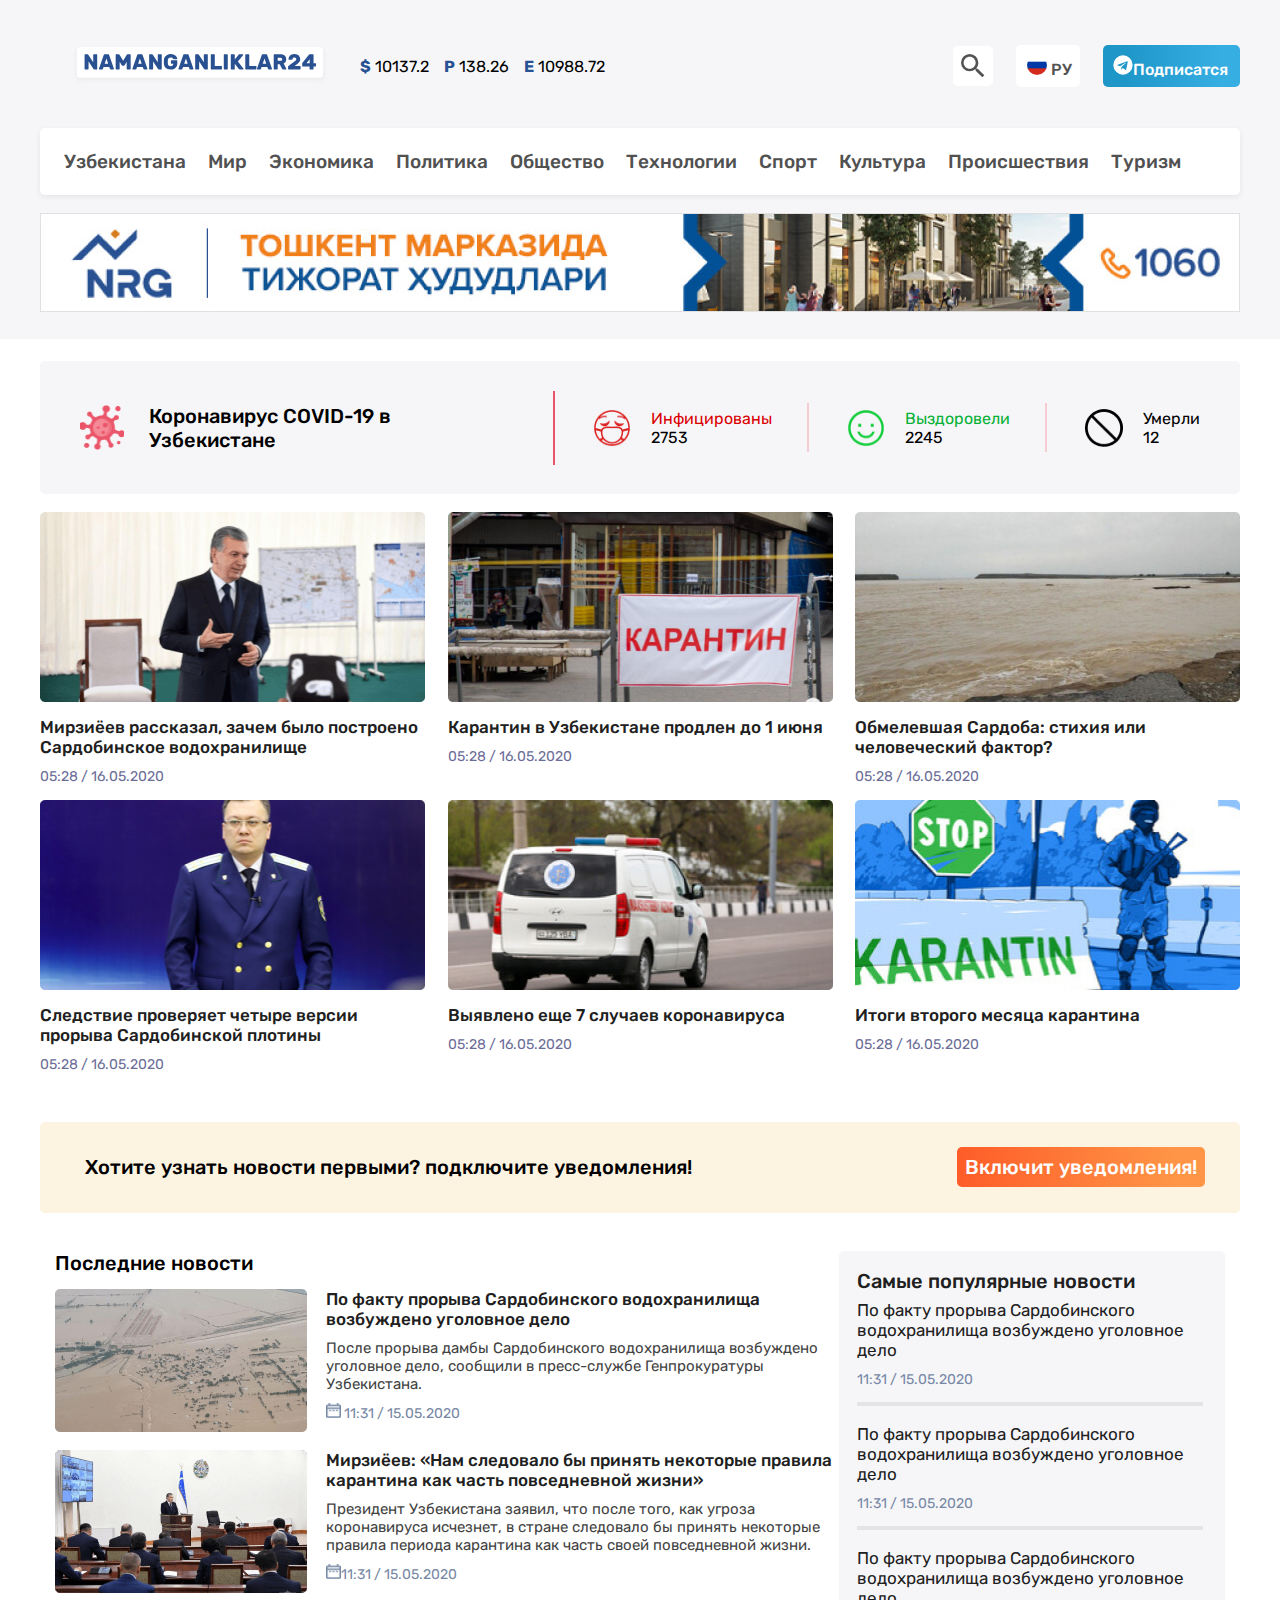
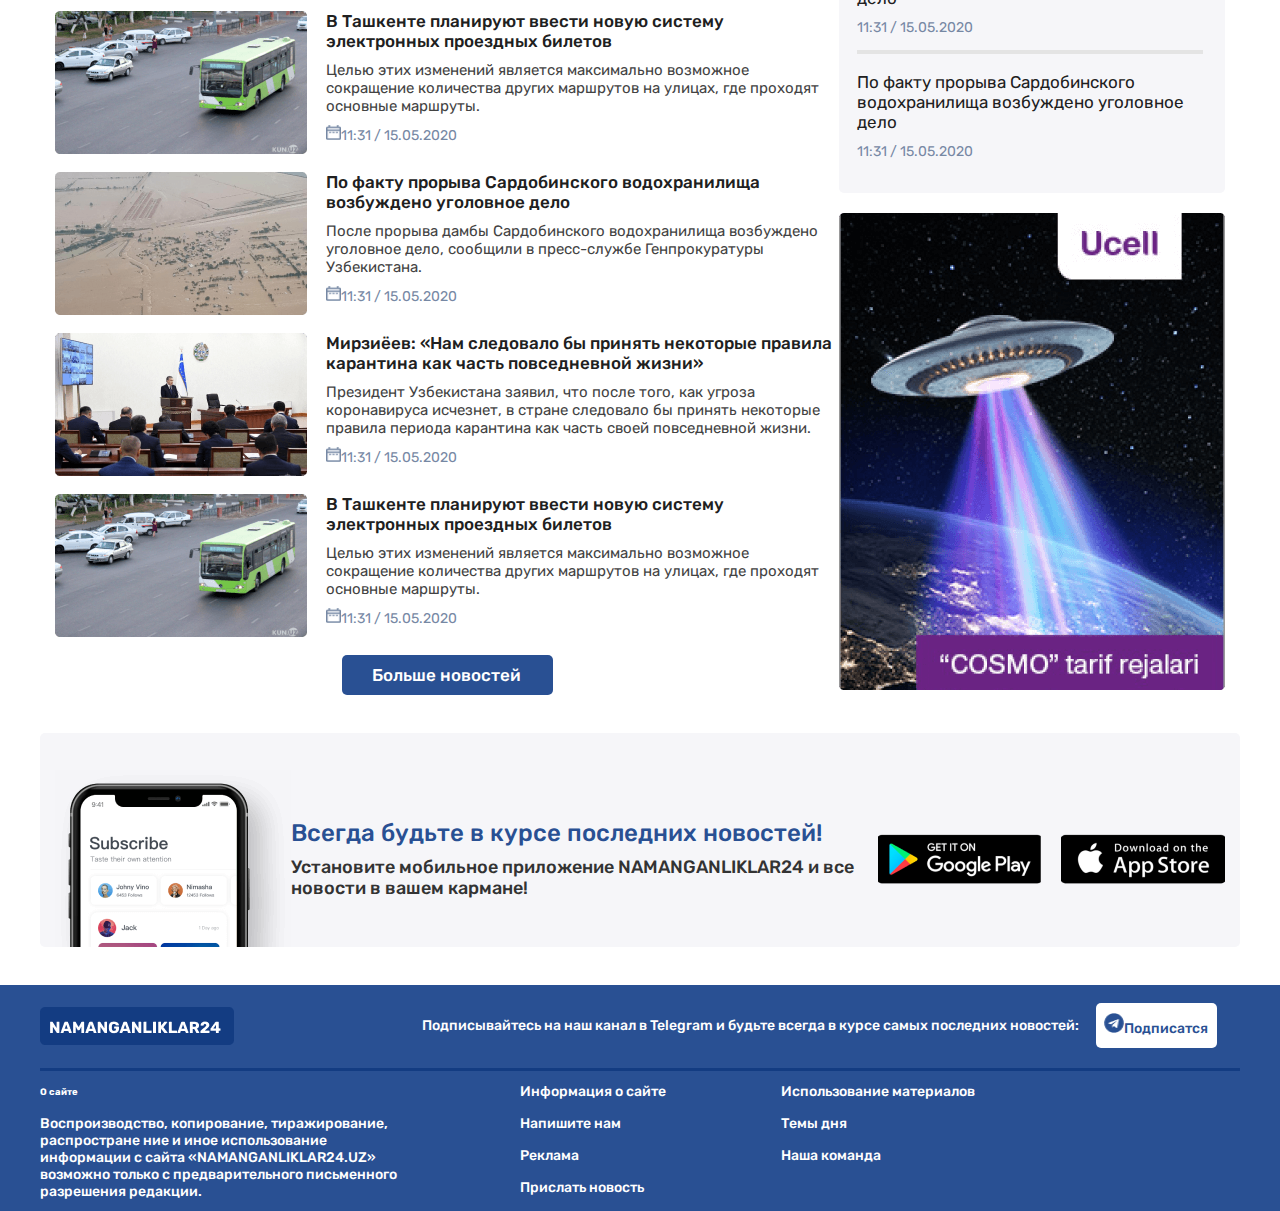
<file: index.html>
<!DOCTYPE html>
<html lang="en">

<head>
    <meta charset="UTF-8">
    <meta http-equiv="X-UA-Compatible" content="IE=edge">
    <meta name="viewport" content="width=device-width, initial-scale=1.0">
    <title>Namanganliklar24</title>
    <link rel="preconnect" href="https://fonts.gstatic.com">
    <link href="https://fonts.googleapis.com/css2?family=Rubik:wght@400;500&display=swap" rel="stylesheet">
    <link rel="stylesheet" href="./style.css">
</head>

<body>
    <!--header-->
    <header>
        <div class="container">

            <div class="header-up">
                <div class="header-up">
                    <a class="logo-link" href="#">
                        <img class="header-up-img" src="./images/logo.svg" width="306" height="33" alt=""> </img>
                    </a>
                    <!-- <img class="header-up-img2" src="./images/logo-2.svg" width="258" height="21" alt=""> -->
                    <div class="valyutas">
                        <p class="valyuta"> <span class="valyuta-icons">$</span> 10137.2</p>
                        <p class="valyuta"><span class="valyuta-icons">P</span> 138.26</p>
                        <p class="valyuta"><span class="valyuta-icons">E</span> 10988.72</p>
                    </div>
                </div>
                <div class="header-up-right">

                    <div class="header-box1"><a href="#" class="link"> <img src="./images/Vector.svg" width="24"
                                height="24" alt=""> </a></div>
                    <div class="lenguage"> РУ</div>
                    <a class="follow" href="#">Подписатся</a>
                </div>
            </div>
            <nav class="nav-1">
                <ul class="head-list">
                    <li class="head-list-item"><a class="list-link" href="#">Узбекистана</a></li>
                    <li class="head-list-item"><a class="list-link" href="#"> Мир</a></li>
                    <li class="head-list-item"><a class="list-link" href="#"> Экономика</a></li>
                    <li class="head-list-item"><a class="list-link" href="#"> Политика </a></li>
                    <li class="head-list-item"><a class="list-link" href="#">Общество</a></li>
                    <li class="head-list-item"><a class="list-link" href="#">Технологии </a></li>
                    <li class="head-list-item"><a class="list-link" href="#">Спорт</a></li>
                    <li class="head-list-item"><a class="list-link" href="#">Культура</a></li>
                    <li class="head-list-item"><a class="list-link" href="#">Происшествия</a></li>
                    <li class="head-list-item"><a class="list-link" href="#">Туризм</a></li>
                </ul>
            </nav>
            <img class="header-under-img" src="./images/header-img.jpg" width="1200" height="99" alt="">
        </div>
    </header>

    <!--main-->
    <main class="main">
        <div class="container">
            <!--section-1-->
            <section class="section-info">
                <div class="info"><img class="sec-1-img-1" src="./images/virus.png" width="45" height="45" alt="">
                    <p class="sec-1-text">Коронавирус COVID-19
                        в Узбекистане</p>
                    <div class="box"></div>
                </div>
                <div class="info"> <img class="sec-1-img" src="./images/emoji.png" width="38" height="38" alt="">
                    <p class="sec-1-textcha"> <span class="red">Инфицированы </span> <br>
                        <span class="spn-number"> 2753</span> </p>
                    <div class="box-line"></div>
                </div>
                <div class="info"> <img class="sec-1-img" src="./images/smile.png" width="38" height="38" alt="">
                    <p class="sec-1-textcha"> <span class="green">Выздоровели </span> <br>
                        <span>2245</span></p>
                    <div class="box-line"></div>
                </div>
                <div class="info"> <img class="sec-1-img" src="./images/zapret.png" width="38" height="38" alt="">
                    <p class="sec-1-textcha"><span class="black">Умерли</span> <br>
                        <span>12</span></p>
                </div>


            </section>


            <!--section-2-->
            <section class="section-news">
                <div class="container articles">
                    <article class="article2">
                        <img class="sec-2-img" src="./images/prezident.png" width="386" height="190" alt="">
                        <h2 class="sec-2-title">Мирзиёев рассказал, зачем было построено
                            Сардобинское водохранилище</h2>
                        <p class="sec-2-text">05:28 / 16.05.2020</p>
                    </article>
                    <article class="article2">
                        <img class="sec-2-img" src="./images/karantin.jpg" width="386" height="190" alt="">
                        <h2 class="sec-2-title">Карантин в Узбекистане продлен до 1 июня</h2>
                        <p class="sec-2-text">05:28 / 16.05.2020</p>
                    </article>
                    <article class="article2">
                        <img class="sec-2-img" src="./images/sardoba.jpg" width="386" height="190" alt="">
                        <h2 class="sec-2-title">Обмелевшая Сардоба: стихия или
                            человеческий фактор?</h2>
                        <p class="sec-2-text">05:28 / 16.05.2020</p>
                    </article>
                    <article class="article2">
                        <img class="sec-2-img" src="./images/prokuror.jpg" width="386" height="190" alt="">
                        <h2 class="sec-2-title">Следствие проверяет четыре версии
                            прорыва Сардобинской плотины</h2>
                        <p class="sec-2-text">05:28 / 16.05.2020</p>
                    </article>
                    <article class="article2">
                        <img class="sec-2-img" src="./images/tez-yordam.jpg" width="386" height="190" alt="">
                        <h2 class="sec-2-title">Выявлено еще 7 случаев коронавируса</h2>
                        <p class="sec-2-text">05:28 / 16.05.2020</p>
                    </article>
                    <article class="article2">
                        <img class="sec-2-img" src="./images/stop-karantin.jpg" width="386" height="190" alt="">
                        <h2 class="sec-2-title">Итоги второго месяца карантина</h2>
                        <p class="sec-2-text">05:28 / 16.05.2020</p>
                    </article>

                </div>
            </section>

            <!--section-3-->
            <section class="section-3">
                <div class="container">
                    <p class="sec-3-text"> Хотите узнать новости первыми? подключите уведомления!
                    </p>
                    <div class="sec-3-box">Включит уведомления!
                    </div>
                </div>
            </section>

            <!--section-4-->
            <section class="last-news">
                <div class="container">
                    <div class="section-4-left">
                        <h3 class="section-4-title">
                            Последние новости
                        </h3>
                        <article class="sec-4-article"><img class="sec-4-images" src="./images/Rectangle1.png"
                                width="252" height="143" alt="">
                            <div>
                                <h5 class="article4-title">По факту прорыва Сардобинского водохранилища
                                    возбуждено уголовное дело</h5>
                                <p class="article4-text">После прорыва дамбы Сардобинского водохранилища возбуждено
                                    уголовное дело, сообщили в пресс-службе Генпрокуратуры Узбекистана.
                                </p>
                                <p class="article4-data"> 11:31 / 15.05.2020</p>
                            </div>
                        </article>
                        <article class="sec-4-article"><img class="sec-4-images" src="./images/Rectangle 2.png"
                                width="252" height="143" alt="">
                            <div>
                                <h5 class="article4-title">Мирзиёев: «Нам следовало бы принять некоторые правила
                                    карантина как часть повседневной жизни»
                                </h5>
                                <p class="article4-text">Президент Узбекистана заявил, что после того, как угроза
                                    коронавируса исчезнет, в стране следовало бы принять некоторые правила периода
                                    карантина как часть своей повседневной жизни.
                                </p>
                                <p class="article4-data">11:31 / 15.05.2020</p>
                            </div>
                        </article>
                        <article class="sec-4-article">
                            <img class="sec-4-images" src="./images/Rectangle3.png" width="252" height="143" alt="">
                            <div>
                                <h5 class="article4-title">В Ташкенте планируют ввести новую систему электронных
                                    проездных билетов
                                </h5>
                                <p class="article4-text">Целью этих изменений является максимально возможное
                                    сокращение количества других маршрутов на улицах, где проходят основные
                                    маршруты.</p>
                                <p class="article4-data">11:31 / 15.05.2020</p>
                            </div>
                        </article>
                        <article class="sec-4-article"><img class="sec-4-images" src="./images/Rectangle1.png"
                                width="252" height="143" alt="">
                            <div>
                                <h5 class="article4-title">По факту прорыва Сардобинского водохранилища
                                    возбуждено уголовное дело</h5>
                                <p class="article4-text">После прорыва дамбы Сардобинского водохранилища
                                    возбуждено уголовное дело, сообщили в пресс-службе Генпрокуратуры Узбекистана.
                                </p>
                                <p class="article4-data">11:31 / 15.05.2020</p>
                            </div>
                        </article>
                        <article class="sec-4-article"><img class="sec-4-images" src="./images/Rectangle 2.png"
                                width="252" height="143" alt="">
                            <div>
                                <h5 class="article4-title">Мирзиёев: «Нам следовало бы принять некоторые правила
                                    карантина как часть повседневной жизни»
                                </h5>
                                <p class="article4-text">Президент Узбекистана заявил, что после того, как
                                    угроза коронавируса исчезнет, в стране следовало бы принять некоторые
                                    правила периода карантина как часть своей повседневной жизни.
                                </p>
                                <p class="article4-data">11:31 / 15.05.2020</p>
                            </div>
                        </article>
                        <article class="sec-4-article"><img class="sec-4-images" src="./images/Rectangle3.png"
                                width="252" height="143" alt="">
                            <div>
                                <h5 class="article4-title">В Ташкенте планируют ввести новую систему
                                    электронных проездных билетов
                                </h5>
                                <p class="article4-text">Целью этих изменений является максимально возможное
                                    сокращение количества других маршрутов на улицах, где проходят основные
                                    маршруты.</p>
                                <p class="article4-data">11:31 / 15.05.2020</p>
                            </div>
                        </article>
                        <div class="link-link">
                            <a class="link-4" href="#">Больше новостей</a>
                        </div>
                    </div>
                    <aside class="section-4-right">
                        <div class="aside">
                            <h3 class="aside-heading">Cамые популярные новости</h3>
                            <article class="aside-article">
                                <p class="aside-text">По факту прорыва Сардобинского водохранилища
                                    возбуждено уголовное дело</p>
                                <p class="aside-data">11:31 / 15.05.2020</p>
                            </article>
                            <hr class="aside-line">
                            <article class="aside-article">
                                <p class="aside-text">По факту прорыва Сардобинского водохранилища
                                    возбуждено уголовное дело</p>
                                <p class="aside-data">11:31 / 15.05.2020</p>
                            </article>
                            <hr class="aside-line">
                            <article class="aside-article">
                                <p class="aside-text">По факту прорыва Сардобинского водохранилища
                                    возбуждено уголовное дело</p>
                                <p class="aside-data">11:31 / 15.05.2020</p>
                            </article>
                            <hr class="aside-line">
                            <article class="aside-article">
                                <p class="aside-text">По факту прорыва Сардобинского водохранилища
                                    возбуждено уголовное дело</p>
                                <p class="aside-data">11:31 / 15.05.2020</p>
                            </article>
                        </div>
                        <img class="aside-photo" src="./images/ucell.png" width="386" height="477" alt="">
                    </aside>

                </div>
            </section>

            <!--section-5-->
            <section class="section-5">
                <div class="container">
                    <img class="phone" src="./images/phone.png" width="236" height="177" alt="">
                    <div class="sec-5-new">
                        <h2 class="sec-5-title">Всегда будьте в курсе последних новостей!</h2>
                        <p class="sec-5-text"> Установите мобильное приложение NAMANGANLIKLAR24
                            и все новости в вашем кармане!</p>
                    </div>
                    <img class="programm" src="./images/googleplay.png" width="164" height="50" alt="">
                    <img class="programm" src="./images/AppStore.png" width="164" height="50" alt="">
                </div>
            </section>
        </div>
    </main>

    <!--footer-->
    <footer>
        <div class="container">
            <div class="footer-top">
                <img class="namanganliklar" src="./images/NAMANGANLIKLAR24.png" width="194" height="38" alt="">
                <p class="footer-top-text"> Подписывайтесь на наш канал в Telegram и будьте всегда в курсе самых
                    последних новостей:</p>
                <a class="footer-link" href="#">Подписатся</a>
            </div>
            <hr class="footer-line">
            <div class="footer-bottom">
                <div class="osayte">
                    <h6 class="footer-bot-heading">О сайте</h6>
                    <p class="footer-bot-text">
                        Воспроизводство, копирование, тиражирование, распростране ние и иное использование информации с
                        сайта «NAMANGANLIKLAR24.UZ» возможно только с предварительного письменного разрешения редакции.
                    </p>
                </div>
                <div class="footer-lists">
                    <ul class="footer-list">
                        <li class="footer-list-item"><a class="footer-list-link" href="#">Информация о сайте</a></li>
                        <li class="footer-list-item"><a class="footer-list-link" href="#">Напишите нам</a></li>
                        <li class="footer-list-item"><a class="footer-list-link" href="#">Реклама </a></li>
                        <li class="footer-list-item"><a class="footer-list-link" href="#">Прислать новость</a></li>
                    </ul>
                </div>
                <div class="footer-lists">
                    <ul class="footer-list">
                        <li class="footer-list-item"><a class="footer-list-link" href="#">Использование материалов</a>
                        </li>
                        <li class="footer-list-item"><a class="footer-list-link" href="#">Темы дня</a></li>
                        <li class="footer-list-item"><a class="footer-list-link" href="#">Наша команда</a></li>
                    </ul>
                </div>
            </div>
        </div>

    </footer>



</body>

</html>
</file>
<file: style.css>
* {
    padding: 0;
    margin: 0;
    box-sizing: border-box;
}

body {
    font-family: "Rubik", sans-serif;
}

.container {
    max-width: 1230px;
    margin-right: auto;
    margin-left: auto;
    padding: 0 15px;
}

.header-up-img {
    /* width: 306px;
    height: 33px; */
    width: 320px;
    height: 40px;
}



.valyuta-icons {
    font-weight: bold;
    font-size: 16px;
    line-height: 19px;

    color: #285193;

}

.valyutas {
    display: flex;
    justify-content: space-between;
}

.valyuta {
    margin-right: 15px;
}

.header-up {
    display: flex;
    align-items: center;
    justify-content: space-between;
}

.header-up-left {
    display: flex;
    align-items: center;
}

.header-up-right {
    display: flex;
    align-items: center;
}

.header-box1 {
    width: 40px;
    height: 40px;
    background: #FFFFFF;
    border-radius: 5px;
    padding: 8px;
}

.lenguage {
    text-decoration: none;
    font-weight: 500;
    font-size: 16px;
    color: #535353;

    padding: 10px 8px 8px 11px;
    background: #FFFFFF;
    border-radius: 5px;
    margin-right: 23px;
    margin-left: 23px;
}

.lenguage::before {
    content: "";
    width: 20px;
    height: 20px;
    display: inline-block;
    background-image: url(./images/flag.svg);
    background-repeat: no-repeat;
    background-size: 20px 20px;
    border-radius: 50%;
}


.follow {
    text-decoration: none;
    font-weight: 500;
    font-size: 16px;
    color: #FFFFFF;

    /* width: 146px; */
    background: linear-gradient(90deg, #1E96C8 15.07%, #37AEE2 85.96%);
    border-radius: 5px;
    padding: 10px 12px 8px 10px;

}

.follow::before {
    content: "";
    width: 20px;
    height: 20px;
    display: inline-block;

    background-image: url(./images/telegram.svg);
    background-repeat: no-repeat;
    background-size: 20px 20px;


}




.head-list {
    list-style: none;
    display: flex;

}

.list-link {
    text-decoration: none;
    font-weight: 500;
    font-size: 19px;
    line-height: 23px;
    color: #515151;
    margin-right: 22px;
}

.list-link:nth-child(10) {
    margin-right: 0;
}

.header-under-img {
    width: 1200px;
    height: 99px;
}


header {
    padding-top: 44px;
    padding-bottom: 23px;
    background: #F6F6F9
}

.nav-1 {
    width: 1200px;
    display: flex;
    align-items: center;
    background: #FFFFFF;
    box-shadow: 0px 2px 5px rgba(159, 159, 159, 0.19);
    border-radius: 5px;
    padding: 22px 24px;
    margin-top: 40px;
    margin-bottom: 18px;
}

/* main */
/* 1-section*/
.section-info {
    width: 1200px;
    height: 133px;
    background: #F6F6F9;
    border-radius: 5px;
    display: flex;
    /* justify-content: space-between; */
    margin-top: 22px;
    margin-bottom: 18px;
    padding-left: 40px;
    padding-right: 40px;

}

.sec-1-img-1 {
    width: 45px;
    height: 45px;
    margin-right: 25px;
}

.sec-1-text {
    font-weight: 500;
    font-size: 20px;
    line-height: 24px;

    color: #000000;
    margin-right: 35px;
}

.box {
    width: 2px;
    height: 74px;

    background: #EB5569;
}

.sec-1-img {
    width: 38px;
    height: 38px;
    margin-right: 20px;
    margin-left: 38px;
}

.sec-1-texcha {
    font-weight: normal;
    font-size: 18px;
    line-height: 21px;
    width: 100px;
    color: #000000;


}

.box-line {
    width: 2px;
    height: 49px;

    background: #F4CCD1;
    margin-left: 35px;
}

.red {
    color: #DB0000;

}

.green {
    color: #05B135;
}

.black {
    color: #000000;
}

/* .sec-1-text2 {
    font-weight: normal;
    font-size: 18px;
    line-height: 21px;

    color: #05B135;
}

.sec-1-text3 {
    font-weight: normal;
    font-size: 18px;
    line-height: 21px;

    color: #000000; 
} */



.info {
    display: flex;
    align-items: center;
}





/*2-sector*/
.sec-2-img {
    width: 385px;
    height: 190px;
}

.sec-2-title {
    width: 380px;
    /* height: 5px; */

    font-weight: 500;
    font-size: 17px;
    line-height: 20px;

    color: #202020;
    margin-top: 11px;
    margin-bottom: 11px;

}

.sec-2-text {
    font-weight: normal;
    font-size: 14px;
    line-height: 17px;

    color: #6B6D97;
    margin-bottom: 15px;

}

.articles {
    display: flex;
    justify-content: space-between;
    flex-wrap: wrap;
    padding: 0;
}

/* section-3 */

.section-3 {
    width: 1200px;
    height: 91px;
    margin-top: 34px;
    margin-bottom: 38px;
    background: rgba(239, 186, 84, 0.18);
    border-radius: 5px;
    padding: 25px 20px 24px 30px;
}

.sec-3-text {
    font-weight: 500;
    font-size: 20px;
    line-height: 24px;

    color: #000000;
    display: inline-block;
}

.sec-3-text::before {
    contain: "";
    width: 20px;
    height: 20px;

    display: inline-block;
    background-image: url(./images/bell-icon.png);
    background-repeat: no-repeat;
    background-size: 20px 20px;
}


.sec-3-box {
    font-weight: 500;
    font-size: 20px;
    line-height: 24px;

    color: #FFFFFF;

    background: linear-gradient(90deg, #FE5C28 0%, rgba(255, 139, 54, 0.9) 88.43%);
    border-radius: 5px;
    padding: 8px;

}

.section-3 .container {
    display: flex;
    justify-content: space-between;
    align-items: center;
}


/*section-4*/
.section-4-title {
    font-weight: 500;
    font-size: 20px;
    line-height: 24px;
    margin-bottom: 14px;

    color: #000000;

}

.sec-4-images {
    width: 252px;
    height: 143px;
    margin-right: 19px;
}

.article4-title {
    font-weight: 500;
    font-size: 17px;
    line-height: 20px;

    color: #202020;

}

.article4-text {
    font-weight: normal;
    font-size: 15px;
    line-height: 18px;
    width: 512px;

    color: #434343;
    margin-top: 10px;
    margin-bottom: 10px;

}

.article4-data {
    font-weight: normal;
    font-size: 14px;
    line-height: 17px;

    color: #7688A4;

}

.article4-data::before {
    content: "";
    width: 15px;
    height: 15px;
    display: inline-block;
    background-image: url(./images/data.png);
    background-size: 15px 15px;
    background-repeat: no-repeat;
}

.link-4 {
    text-decoration: none;
    font-weight: 500;
    font-size: 17px;
    line-height: 20px;

    color: #FFFFFF;

    width: 211px;
    background: #295093;
    border-radius: 5px;
    padding: 10px 30px;
}

.link-link {
    display: flex;
    justify-content: center;
}

.aside-heading {
    font-weight: 500;
    font-size: 20px;
    line-height: 24px;

    color: #202020;

}

.aside-text {
    font-weight: normal;
    font-size: 17px;
    line-height: 20px;

    color: #202020;
    margin-top: 7px;
    margin-bottom: 11px;
}

.aside-data {
    font-weight: normal;
    font-size: 14px;
    line-height: 17px;

    color: #7688A4;

}

.aside-photo {
    width: 386px;
    height: 477px;

}

.last-news .container {
    display: flex;

}

.aside {
    width: 386px;
    height: 542px;
    background: #F6F6F9;
    border-radius: 5px;
    padding: 18px;
    margin-bottom: 20px;

}

.aside-line {
    width: 346px;
    height: 4px;

    background: #E4E4E4;
    margin-top: 14px;
    margin-bottom: 18px;
    border: none;
}

.sec-4-article {
    display: flex;
    margin-bottom: 18px;
}

/* main section-5*/
.phone {
    width: 236px;
    height: 177px;
}

.sec-5-title {
    font-weight: 500;
    font-size: 24px;
    line-height: 28px;

    color: #295093;

}

.sec-5-text {
    font-weight: 500;
    font-size: 18px;
    line-height: 21px;
    margin-top: 10px;
    color: #333333;
}

.programm {
    width: 164px;
    height: 50px;
    margin-left: 20px;
}

.section-5 .container {
    background: #F6F6F9;
    border-radius: 5px;
    display: flex;
    align-items: center;
    justify-content: space-between;
    margin-top: 38px;
    padding-top: 37px;

}

/* footer */
footer {
    background: #295093;
    margin-top: 38px;

}

.namanganliklar {
    width: 194px;
    height: 38px;
}

.footer-top-text {
    font-weight: 500;
    font-size: 14px;
    line-height: 17px;

    color: #FFFFFF;
    margin-left: 188px;
    margin-right: 17px;
}


.footer-link {
    text-decoration: none;
    font-weight: 500;
    font-size: 14px;
    line-height: 17px;

    color: #295093;

    background: #FFFFFF;
    border-radius: 5px;
    padding: 10px 9px 11px 8px;
}

.footer-link::before {
    content: "";
    width: 20px;
    height: 20px;

    display: inline-block;
    background-image: url(./images/telegram.png);
    background-repeat: no-repeat;
    background-size: 20px 20px;
}

.footer-top {
    display: flex;
    align-items: center;
    padding-top: 18px;
    margin-bottom: 20px;
}

.footer-line {
    height: 3px;

    background: #133C82;
    margin-bottom: 12px;
    border: none;
}

.footer-bot-text {
    width: 365px;
    margin-top: 15px;
}

.footer-list {
    list-style: none;
}

.footer-list-item {
    margin-bottom: 15px;
}

.footer-list-link {
    text-decoration: none;
    font-weight: 500;
    font-size: 14px;
    line-height: 17px;

    color: #FFFFFF;
}


.footer-bottom {
    display: flex;
    font-weight: 500;
    font-size: 14px;
    line-height: 17px;

    color: #FFFFFF;
}

.footer-lists {
    margin-left: 115px;
}
</file>
